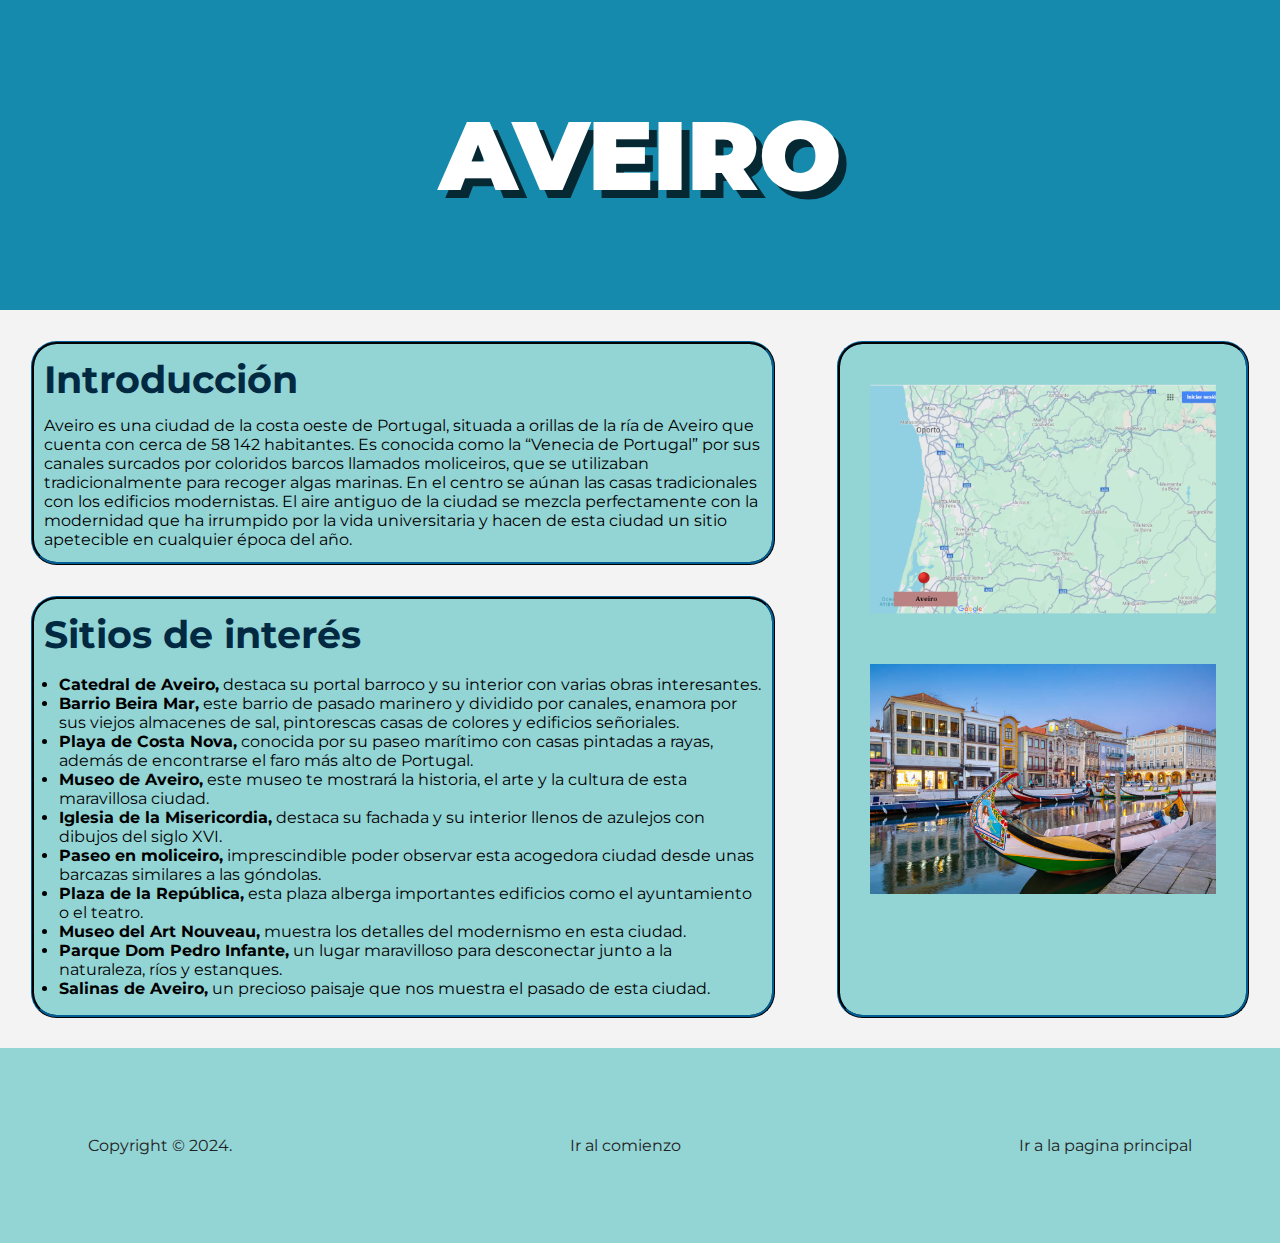
<file: Lugares/Aveiro_Irene/index.html>
<!DOCTYPE html>
<html lang="es">
<head>
    <meta charset="UTF-8">
    <meta description="Aveiro">
    <meta keywords="Turismo, Portugal, Aveiro">
    <meta author="Irene García de la Vega">
    <link rel="stylesheet" href="style.css">
    <link rel="preconnect" href="https://fonts.googleapis.com">
    <link rel="preconnect" href="https://fonts.gstatic.com" crossorigin>
    <link href="https://fonts.googleapis.com/css2?family=Montserrat:ital@0;1&display=swap" rel="stylesheet">
    <title>AVEIRO</title>
</head>
<body>
   <header id="top">
        <h1 id="título">AVEIRO</h1>
   </header>
   <div class="container">
        <section class="section">
            <article class="post">
                <h2>Introducción</h2>
                <p>Aveiro es una ciudad de la costa oeste de Portugal, situada a orillas de la ría de Aveiro que cuenta con cerca de 58 142 habitantes. Es conocida como la “Venecia de Portugal” por sus canales surcados por coloridos barcos llamados moliceiros, que se utilizaban tradicionalmente para recoger algas marinas. En el centro se aúnan las casas tradicionales con los edificios modernistas. El aire antiguo de la ciudad se mezcla perfectamente con la modernidad que ha irrumpido por la vida universitaria y hacen de esta ciudad un sitio apetecible en cualquier época del año.</p>
            </article>
            <article class="post">
                <h2>Sitios de interés</h2>
                <ul>
                    <li><span>Catedral de Aveiro,</span> destaca su portal barroco y su interior con varias obras interesantes.</li>
                    <li><span>Barrio Beira Mar,</span> este barrio de pasado marinero y dividido por canales, enamora por sus viejos almacenes de sal, pintorescas casas de colores y edificios señoriales.</li>
                    <li><span>Playa de Costa Nova,</span> conocida por su paseo marítimo con casas pintadas a rayas, además de encontrarse el faro más alto de Portugal.</li>
                    <li><span>Museo de Aveiro,</span> este museo te mostrará la historia, el arte y la cultura de esta maravillosa ciudad.</li>
                    <li><span>Iglesia de la Misericordia,</span> destaca su fachada y su interior llenos de azulejos con dibujos del siglo XVI.</li>
                    <li><span>Paseo en moliceiro,</span> imprescindible poder observar esta acogedora ciudad desde unas barcazas similares a las góndolas.</li>
                    <li><span>Plaza de la República,</span> esta plaza alberga importantes edificios como el ayuntamiento o el teatro.</li>
                    <li><span>Museo del Art Nouveau,</span> muestra los detalles del modernismo en esta ciudad. </li>
                    <li><span>Parque Dom Pedro Infante,</span> un lugar maravilloso para desconectar junto a la naturaleza, ríos y estanques.</li>
                    <li><span>Salinas de Aveiro,</span> un precioso paisaje que nos muestra el pasado de esta ciudad.</li>
                </ul>
            </article>
        </section>
        <aside class="aside">
            <img src="img/Aveiro Mapa.png" width="100%"><br><br>
            <img src="img/Aveiro.jpg" width="100%">
        </aside>
    </div>
    <footer>
        <p>Copyright © 2024.</p>
        <section>
            <a href="#top">Ir al comienzo</a>
        </section>
        <a href="../../#inicio">Ir a la pagina principal</a>
    </footer>
</body>
</html>
</file>
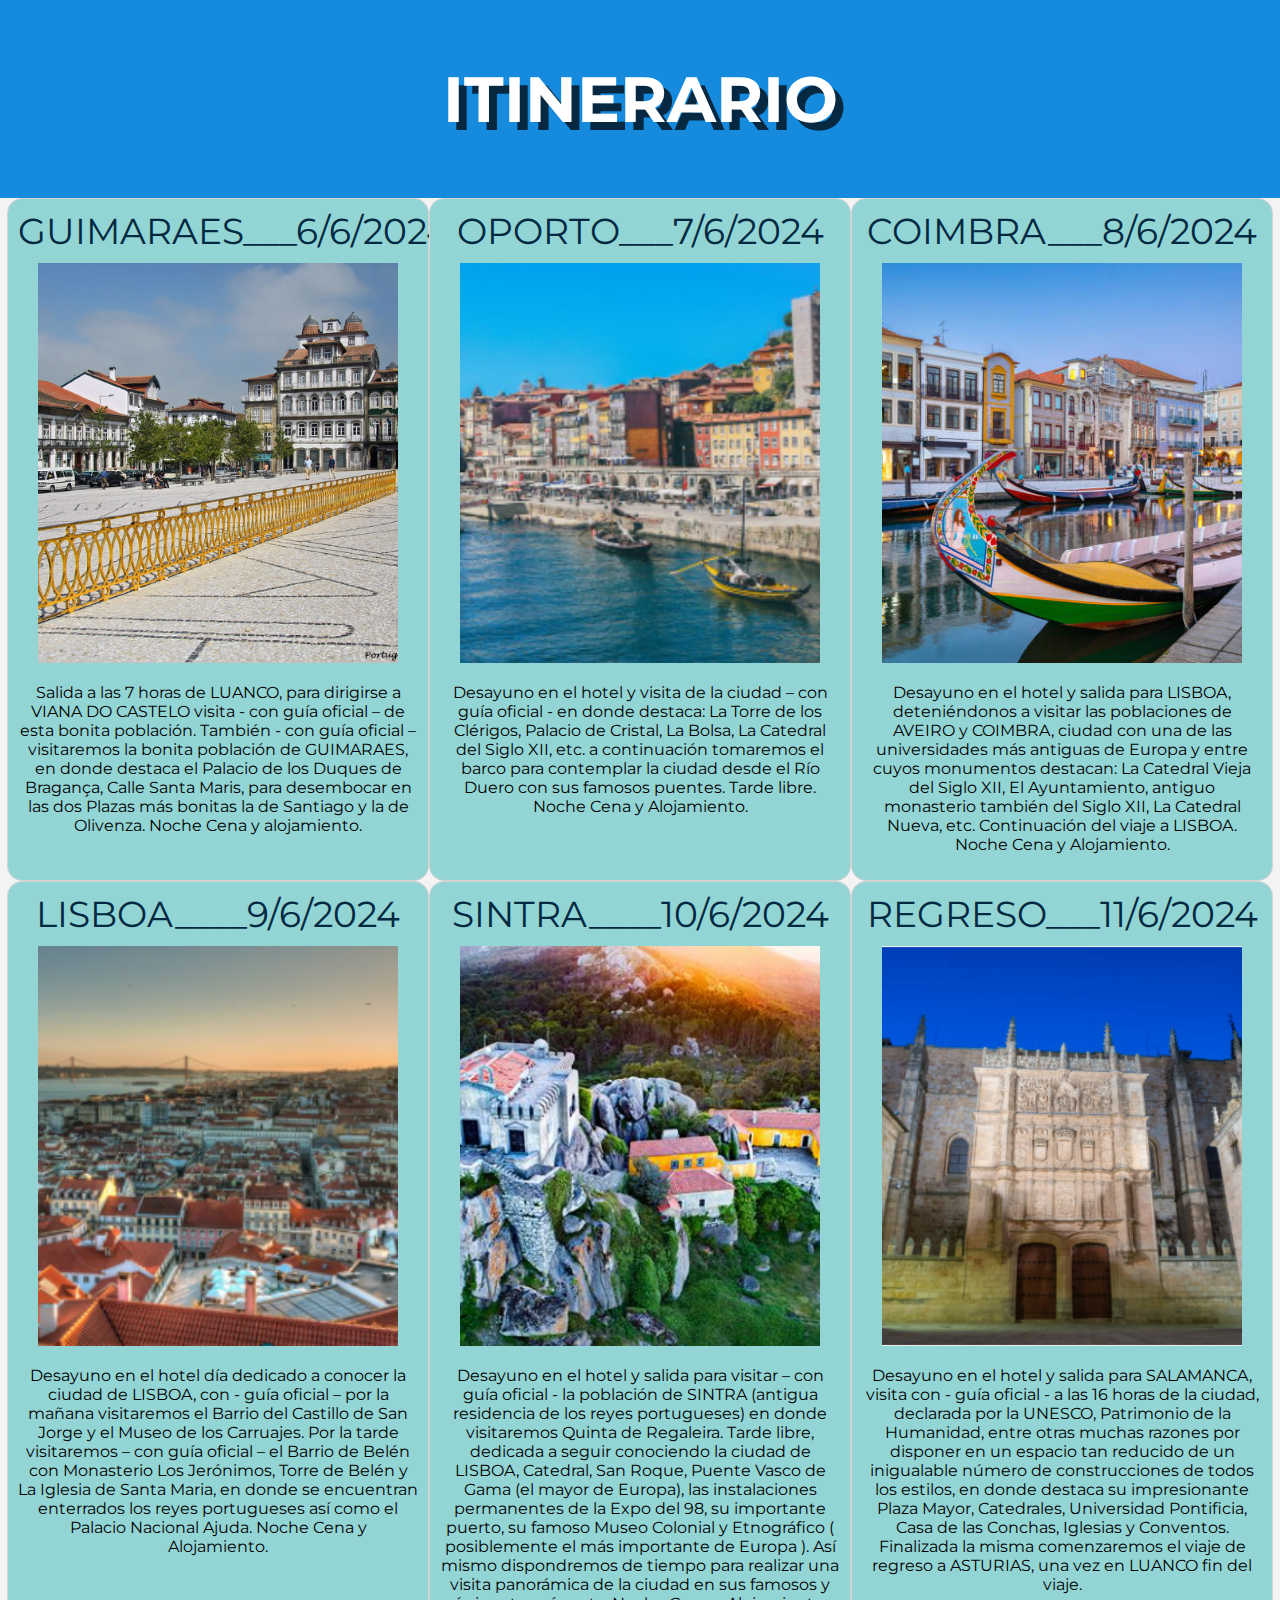
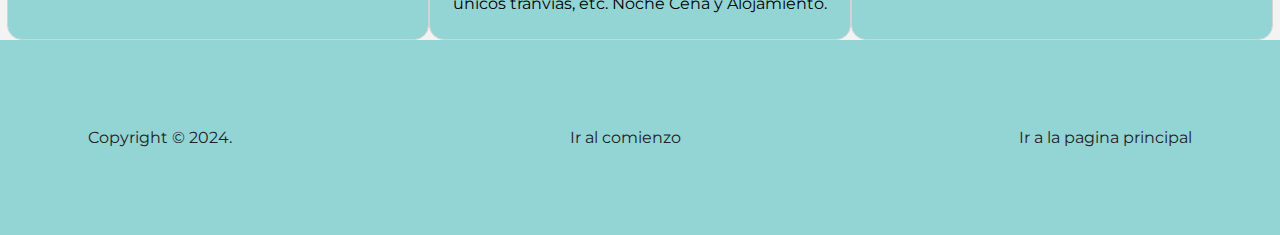
<file: Itinerario/codigotarjetas.html>
<!DOCTYPE html>
<html lang="en">
<head>
  <meta charset="UTF-8">
  <meta author="Rubén y Elias">
  <meta keywords="HTML, pagina web, Portugal, Pagina web Portugal, Itinerario">
  <meta description="Portugal blog">
  <meta name="viewport" content="width=device-width, initial-scale=1.0">
  <link rel="stylesheet" href="estilotarjetas.css">
  <link rel="website icon" type="png" href="euro icono.png"> <!--Icono-->
  <link rel="preconnect" href="https://fonts.googleapis.com">
  <link rel="preconnect" href="https://fonts.gstatic.com" crossorigin>
  <link href="https://fonts.googleapis.com/css2?family=Montserrat:ital,wght@0,100..900;1,100..900&display=swap" rel="stylesheet">
  <title>ITINERARIO</title>
  <link rel="stylesheet" href="estilotarjetas.css">
</head>
<body>
  <header id="top">
      <h1 id="titulo_header">ITINERARIO</h1>
  </header>
    <div class="tarjetas">
    <div class="tarjeta">
        <div class="titulo">GUIMARAES___6/6/2024</div>
        <div class="cuerpo">
        <img class="imagen1" src="img/gimares.png" alt="muestra">
           <p>Salida a las 7 horas de LUANCO, para dirigirse a VIANA DO
            CASTELO visita - con guía oficial – de esta bonita población. 
            También - con guía oficial – visitaremos la bonita población de GUIMARAES, en donde
            destaca el Palacio de los Duques de Bragança, Calle Santa Maris, para
            desembocar en las dos Plazas más bonitas la de Santiago y la de
            Olivenza. Noche Cena y alojamiento.</p>
        </div>
        </div>
        <div class="tarjeta">
            <div class="titulo">OPORTO___7/6/2024</div>
            <div class="cuerpo">
            <img class="imagen1" src="img/oporto.png" alt="muestra">
               <p>Desayuno en el hotel y visita de la ciudad – con guía oficial - en
                  donde destaca: La Torre de los Clérigos, Palacio de Cristal, La Bolsa, La
                  Catedral del Siglo XII, etc. a continuación tomaremos el barco para
                  contemplar la ciudad desde el Río Duero con sus famosos puentes.
                  Tarde libre. Noche Cena y Alojamiento. </p>
            </div>
            </div>
            <div class="tarjeta">
                <div class="titulo">COIMBRA___8/6/2024</div>
                <div class="cuerpo">
                <img class="imagen1" src="img/averio.png" alt="muestra">
                   <p>Desayuno en el hotel y salida para LISBOA, deteniéndonos a
                     visitar las poblaciones de AVEIRO y COIMBRA, ciudad con una de las
                     universidades más antiguas de Europa y entre cuyos monumentos
                     destacan: La Catedral Vieja del Siglo XII, El Ayuntamiento, antiguo
                     monasterio también del Siglo XII, La Catedral Nueva, etc. Continuación
                     del viaje a LISBOA. Noche Cena y Alojamiento.</p>
                </div>
                </div>
              <div class="tarjeta">
                  <div class="titulo">LISBOA____9/6/2024</div>
                  <div class="cuerpo">
                  <img class="imagen1" src="img/lisboa.png" alt="muestra">
                     <p>Desayuno en el hotel día dedicado a conocer la ciudad de
                        LISBOA, con - guía oficial – por la mañana visitaremos el Barrio del
                        Castillo de San Jorge y el Museo de los Carruajes. Por la tarde
                        visitaremos – con guía oficial – el Barrio de Belén con Monasterio Los
                        Jerónimos, Torre de Belén y La Iglesia de Santa Maria, en donde se
                        encuentran enterrados los reyes portugueses así como el Palacio
                        Nacional Ajuda. Noche Cena y Alojamiento.</p>
                  </div>
                  </div>
                  <div class="tarjeta">
                      <div class="titulo">SINTRA____10/6/2024</div>
                      <div class="cuerpo">
                      <img class="imagen1" src="img/sintra.png" alt="muestra">
                         <p>Desayuno en el hotel y salida para visitar – con guía oficial - la
                           población de SINTRA (antigua residencia de los reyes portugueses) en
                           donde visitaremos Quinta de Regaleira. Tarde libre, dedicada a seguir
                           conociendo la ciudad de LISBOA, Catedral, San Roque, Puente Vasco
                           de Gama (el mayor de Europa), las instalaciones permanentes de la
                           Expo del 98, su importante puerto, su famoso Museo Colonial y
                           Etnográfico ( posiblemente el más importante de Europa ). Así mismo
                           dispondremos de tiempo para realizar una visita panorámica de la
                           ciudad en sus famosos y únicos tranvías, etc. Noche Cena y
                           Alojamiento.</p>
                    </div>
                    </div>
                    <div class="tarjeta">
                      <div class="titulo">REGRESO___11/6/2024</div>
                        <div class="cuerpo">
                          <img class="imagen1" src="img/salamanca.png" alt="muestra">
                             <p>Desayuno en el hotel y salida para SALAMANCA, visita con -
                              guía oficial - a las 16 horas de la ciudad, declarada por la UNESCO,
                              Patrimonio de la Humanidad, entre otras muchas razones por disponer
                              en un espacio tan reducido de un inigualable número de construcciones
                              de todos los estilos, en donde destaca su impresionante Plaza Mayor,
                              Catedrales, Universidad Pontificia, Casa de las Conchas, Iglesias y
                              Conventos. Finalizada la misma comenzaremos el viaje de regreso a
                              ASTURIAS, una vez en LUANCO fin del viaje.</p>
                          </div>
                        </div>
                      </div>    
                      <footer>
                        <p>Copyright © 2024.</p>
                        <section>
                            <a href="#top">Ir al comienzo</a>
                        </section>
                        <a href="../#inicio">Ir a la pagina principal</a>
                      </footer>
  </body>
</html>
</file>
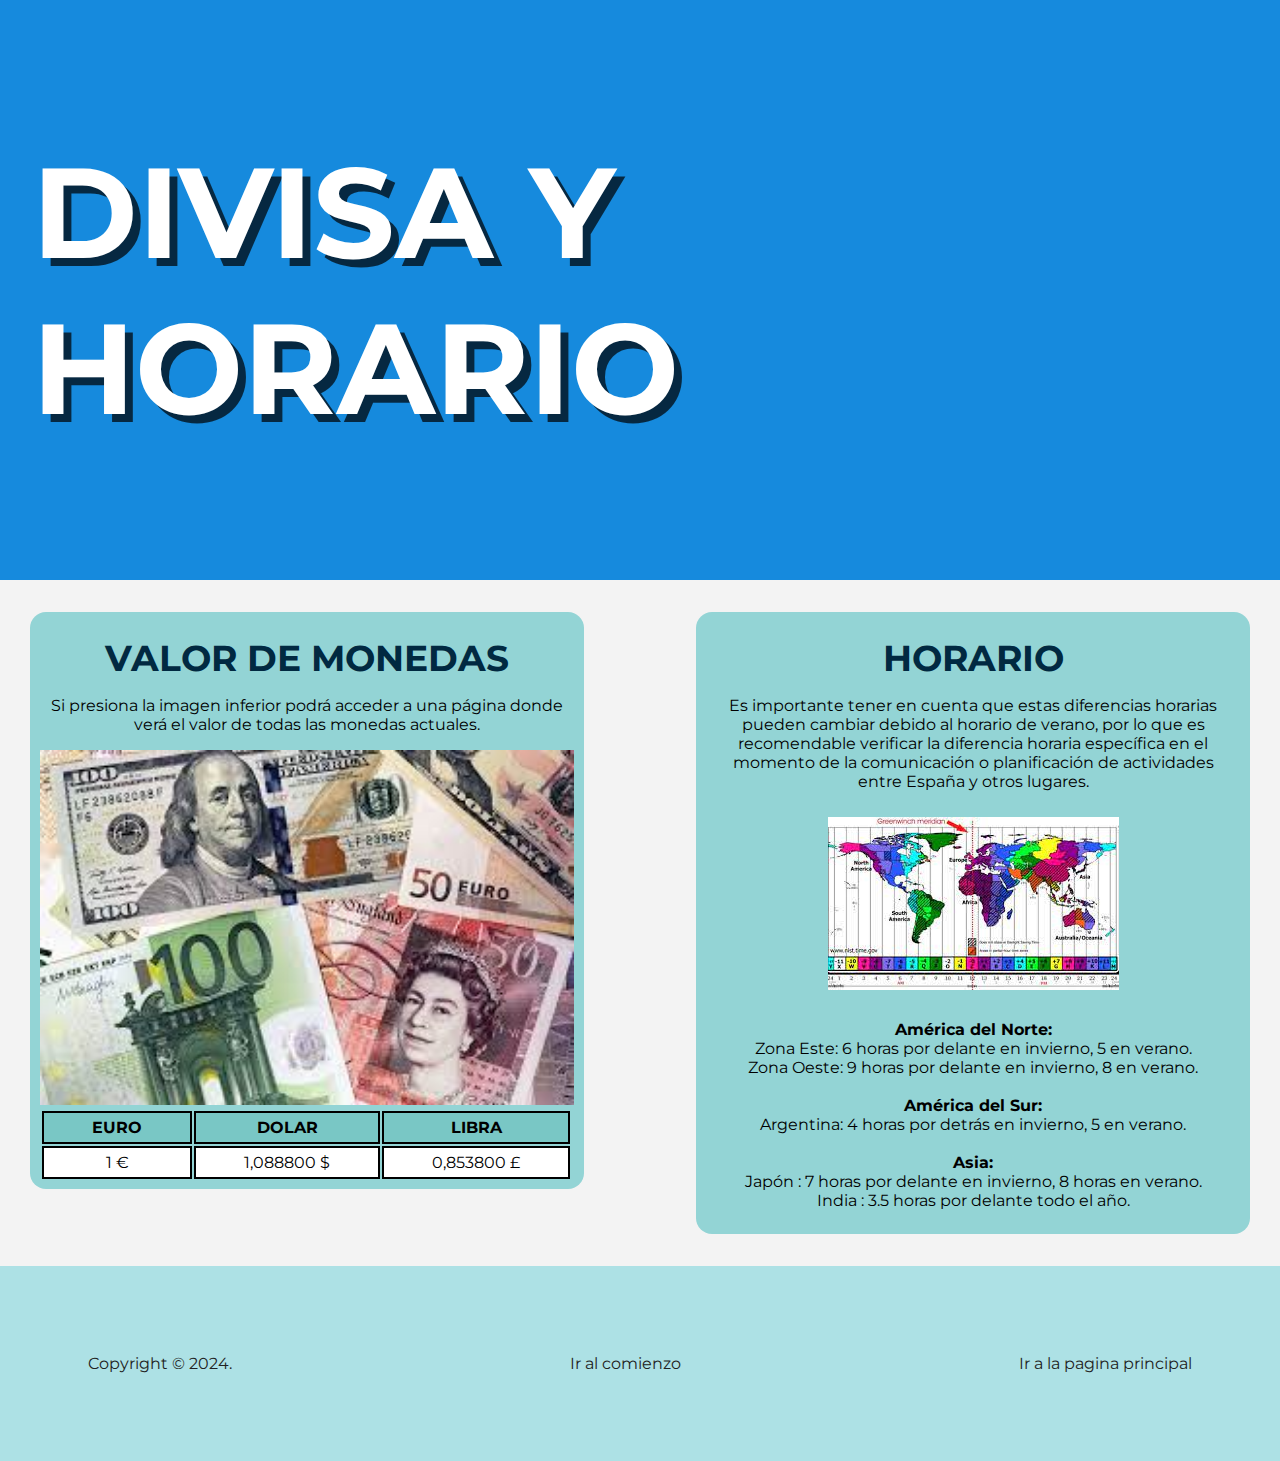
<file: Articulos/divisa/Divisa.html>
<!DOCTYPE html>
<html lang="en">
<head>
    <meta charset="UTF-8">
    <meta author="Elias García">
    <meta keywords="HTML, pagina web, Portugal, Pagina web Portugal,Divisa, Horario">
    <meta description="Portugal blog">
    <meta name="viewport" content="width=device-width, initial-scale=1.0">
    <link rel="stylesheet" href="Divisa.css">
    <link rel="website icon" type="png" href="euro icono.png"> <!--Icono-->
    <link rel="preconnect" href="https://fonts.googleapis.com">
    <link rel="preconnect" href="https://fonts.gstatic.com" crossorigin>
    <link href="https://fonts.googleapis.com/css2?family=Montserrat:ital,wght@0,100..900;1,100..900&display=swap" rel="stylesheet">
    <title>Divisa</title>
</head>
    <body>
        <header id="top">
            <h1 id="titulo"> DIVISA Y HORARIO</h1>
        </header>
        <div id="contenedor">
            <section class="cotainer_left">
                <article class="post">
                    <h2>VALOR DE MONEDAS</h2>
                    <p>Si presiona la imagen inferior podrá acceder a una página donde verá el valor de todas las monedas actuales.</p>
                    <a href="https://www.expansion.com/ahorro/conversor-divisas/cambio_euro" target="_blank"><img class="imagen_localizacion" src="img/divisa.jfif" width="534"></a>
                        <table>
                            <tr>
                                <th>EURO</th>
                                <th>DOLAR </th>
                                <th>LIBRA</th>
                            </tr>
                            <tr>
                                <a href="https://www.expansion.com/ahorro/conversor-divisas/euro-dolar" target="_blank"><td> 1 €</td></a>
                                <td>1,088800 $</td>
                                <td>0,853800 £</td>
                            </tr>
                        </table>
                </article>
            </section>
            <section class="cotainer_right">
                <article class="post">
                    <h2>HORARIO</h2>
                    <p>Es importante tener en cuenta que estas diferencias horarias pueden cambiar debido al horario de verano, por lo que es recomendable verificar la diferencia horaria específica en el momento de la comunicación o planificación de actividades entre España y otros lugares.</p>
                    <img class="imagen_horario" src="img/zona horaria.jfif">
                    <p class="horario_timetable">
                        <strong>América del Norte:</strong><br>
                        Zona Este: 6 horas por delante en invierno, 5  en verano.<br>
                        Zona Oeste: 9 horas por delante en invierno, 8  en verano.<br><br>
                        <strong>América del Sur:</strong><br>
                        Argentina: 4 horas por detrás en invierno, 5 en verano.<br><br>
                        <strong>Asia:</strong><br>
                        Japón : 7 horas  por delante en invierno, 8 horas en verano.<br>
                        India : 3.5 horas por delante todo el año.
                    </p>
                </article>
            </section>
        </div>
        <footer>
            <p>Copyright © 2024.</p>
            <section>
                <a href="#top">Ir al comienzo</a>
            </section>
            <a href="../../#inicio">Ir a la pagina principal</a>
        </footer>
    </body>
</html>
</file>
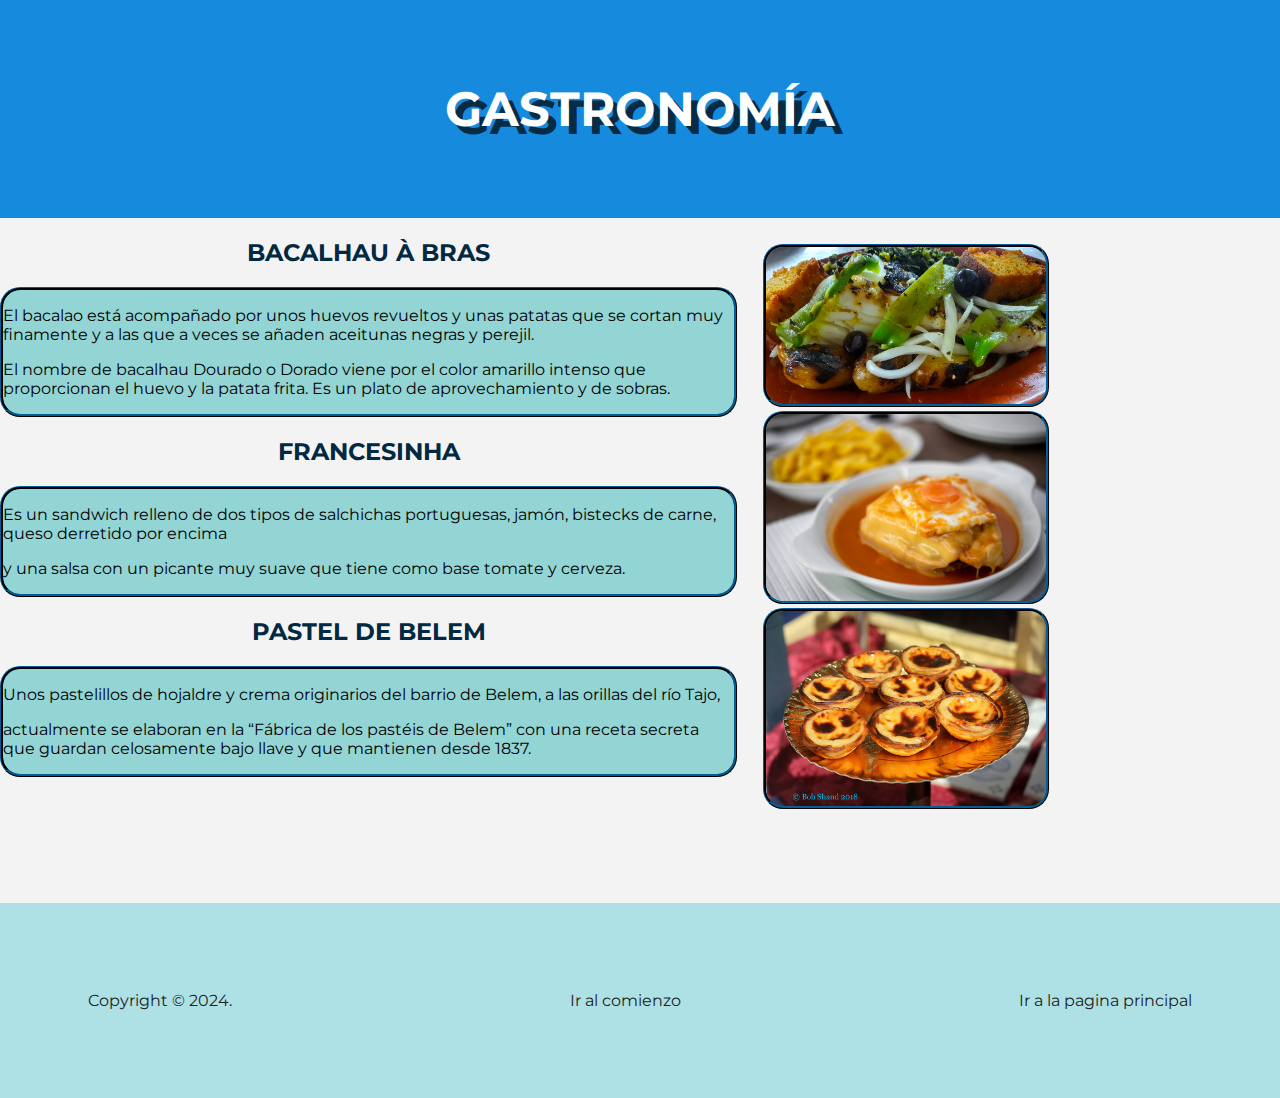
<file: Gastronomía/gastronomiaportugal/gastronomiaweb.html>
<!DOCTYPE html>
<html lang="en">
<head>
    <meta charset="UTF-8">
    <meta name="viewport" content="width=device-width, initial-scale=1.0">
    <link rel="preconnect" href="https://fonts.googleapis.com">
    <link rel="preconnect" href="https://fonts.gstatic.com" crossorigin>
    <link href="https://fonts.googleapis.com/css2?family=Montserrat:ital,wght@0,100..900;1,100..900&display=swap" rel="stylesheet">
    <link rel="preconnect" href="https://fonts.googleapis.com">
    <link rel="preconnect" href="https://fonts.gstatic.com" crossorigin>
    <link href="https://fonts.googleapis.com/css2?family=Ultra&display=swap" rel="stylesheet">
    <title>Gastronomia</title>
    <link rel="stylesheet" href="gastronomiajavi.css">
</head>
<body id="fondo">
    <header id="header">
        <h1> GASTRONOMÍA </h1>
    </header>
    <div id="contenedor">
        <section class="izquierda">
            <h2>BACALHAU À BRAS</h2>
            <article class="francesinha">
                <p>El bacalao está acompañado por unos huevos revueltos y unas patatas que se cortan muy finamente y a las que a veces se añaden aceitunas negras y perejil.</p>
                <p> El nombre de bacalhau Dourado o Dorado viene por el color amarillo intenso que proporcionan el huevo y la patata frita. Es un plato de aprovechamiento y de sobras.</p>
            </article>
            <h2> FRANCESINHA</h2>
            <article class="francesinha">
                <p> Es un sandwich relleno de dos tipos de salchichas portuguesas, jamón, bistecks de carne, queso derretido por encima</p>
                <p>y una salsa con un picante muy suave que tiene como base tomate y cerveza.</p>
            </article>
            <h2> PASTEL DE BELEM</h2>
            <article class="pastel">
                <p>Unos pastelillos de hojaldre y crema originarios del barrio de Belem, a las orillas del río Tajo,</p>
                <p>actualmente se elaboran en la “Fábrica de los pastéis de Belem” con una receta secreta que guardan celosamente bajo llave y que mantienen desde 1837.</p>
            </article>  
        </section>
        <aside class="derecha">
            <img src="img/bacafoto.jpg" width="280px">
            <img src="img/fraancesinha.jpg" width="280px">
            <img src="img/belem.jpg" width="280px">
        </aside>
    </div>
    <footer>
        <p>Copyright © 2024.</p>
        <section>
            <a href="#header">Ir al comienzo</a>
        </section>
        <a href="../../#inicio">Ir a la pagina principal</a>
    </footer>
</body>
    
</html>
</file>
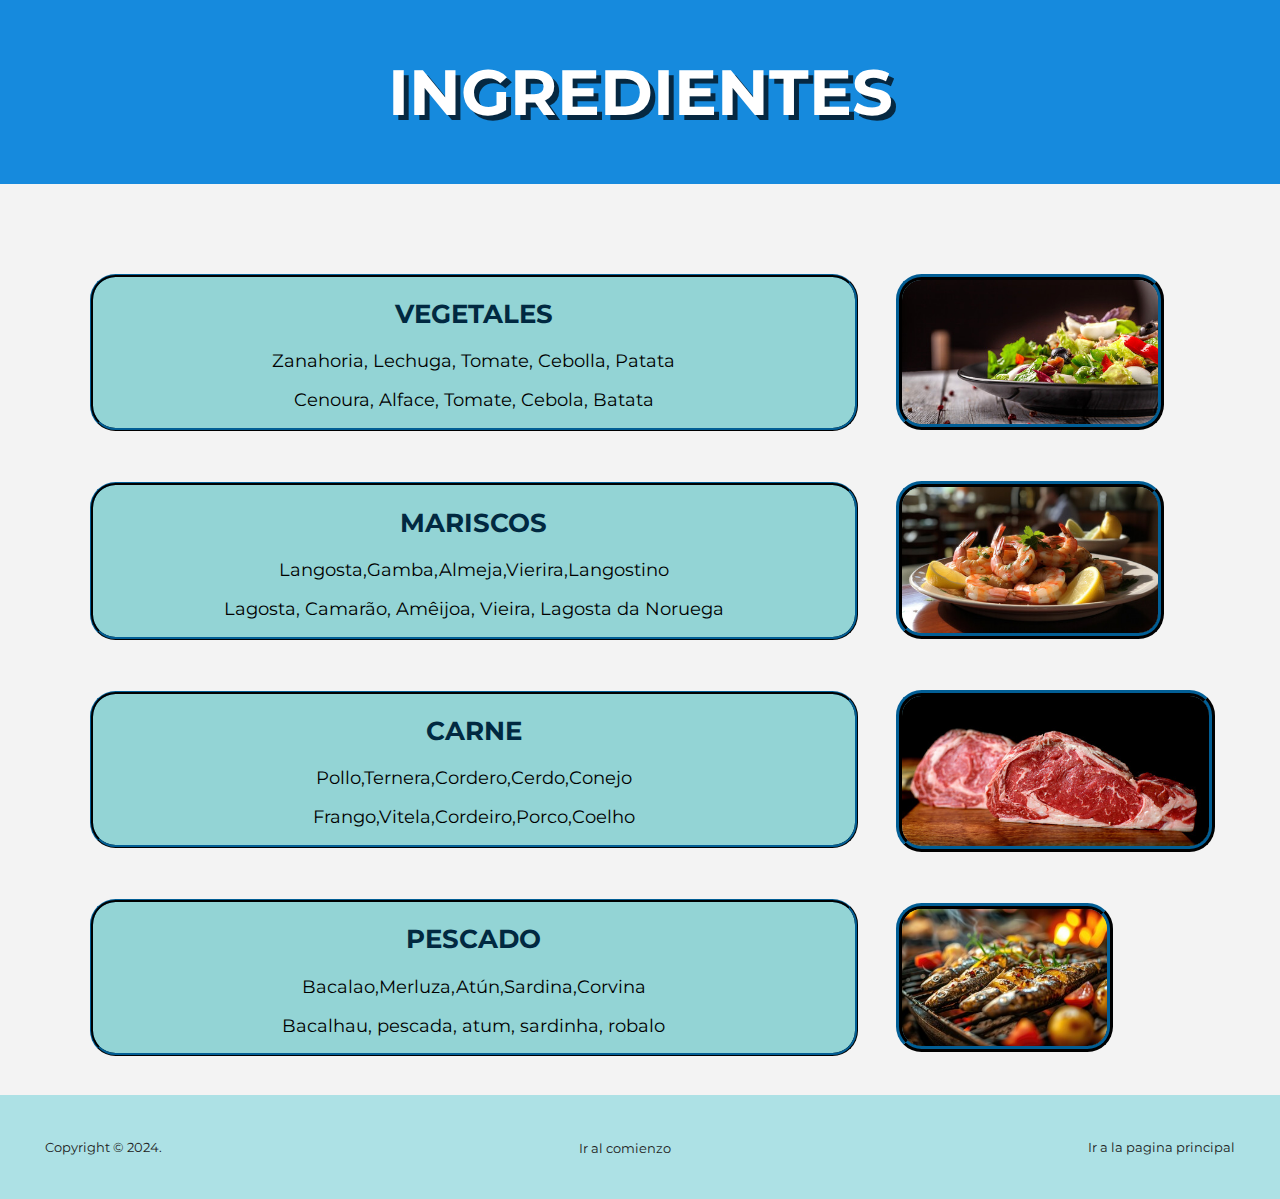
<file: Gastronomía/Gastronomía_Germán/gastronomia.html>
<!DOCTYPE html>
<html lang="en">
<head>
    <meta charset="UTF-8">
    <meta name="viewport" content="width=device-width, initial-scale=1.0">
    <title> TRADUCCIÓN DE PLATOS</title>
    <link rel="preconnect" href="https://fonts.googleapis.com">
    <link rel="preconnect" href="https://fonts.gstatic.com" crossorigin>
    <link href="https://fonts.googleapis.com/css2?family=Montserrat:ital,wght@0,100..900;1,100..900&display=swap" rel="stylesheet">
    <link rel="stylesheet" href="gasronomia.css">
</head> 
<body class="fondo">
    <div class="padre">
    <header class="header" id="top">
        <h1> INGREDIENTES </h1>
    </header>
    <div class="padre2">
        <section class="section">
            <article class="article">
                <h2> VEGETALES </h2>
                <p>Zanahoria, Lechuga, Tomate, Cebolla, Patata</p>
                <p>Cenoura, Alface, Tomate, Cebola, Batata</p>
            </article>
            <article class="article">
                <h2>MARISCOS</h2>
                <p>Langosta,Gamba,Almeja,Vierira,Langostino</p>
                <p>Lagosta, Camarão, Amêijoa, Vieira, Lagosta da Noruega</p>
        
            </article>
            <article class="article">
                <h2>CARNE</h2>
                <P>Pollo,Ternera,Cordero,Cerdo,Conejo </P>
                <P>Frango,Vitela,Cordeiro,Porco,Coelho</P>
            </article>
            <article class="article">
                <h2>PESCADO</h2>
                <p>Bacalao,Merluza,Atún,Sardina,Corvina</p>
                
                <P>Bacalhau, pescada, atum, sardinha, robalo</P>
            </article>
            </section> 
        <aside class="aside">
    
            <img class="imagen1" src="img/ensalada.jpg"width="65%">
            <img class="imagen2" src="img/marisco.jpg" width="65%">
            <img class="imagen3" src="img/ternera.jpg" width="65%">
            <img class="imagen4" src="img/sardina.jpg" width="65%">
        </aside>
        </div>
    </div>
    <footer>
        <p>Copyright © 2024.</p>
        <section>
            <a href="#top">Ir al comienzo</a>
        </section>
        <a href="../../index.html">Ir a la pagina principal</a>
    </footer>
</body>
</html>
</file>
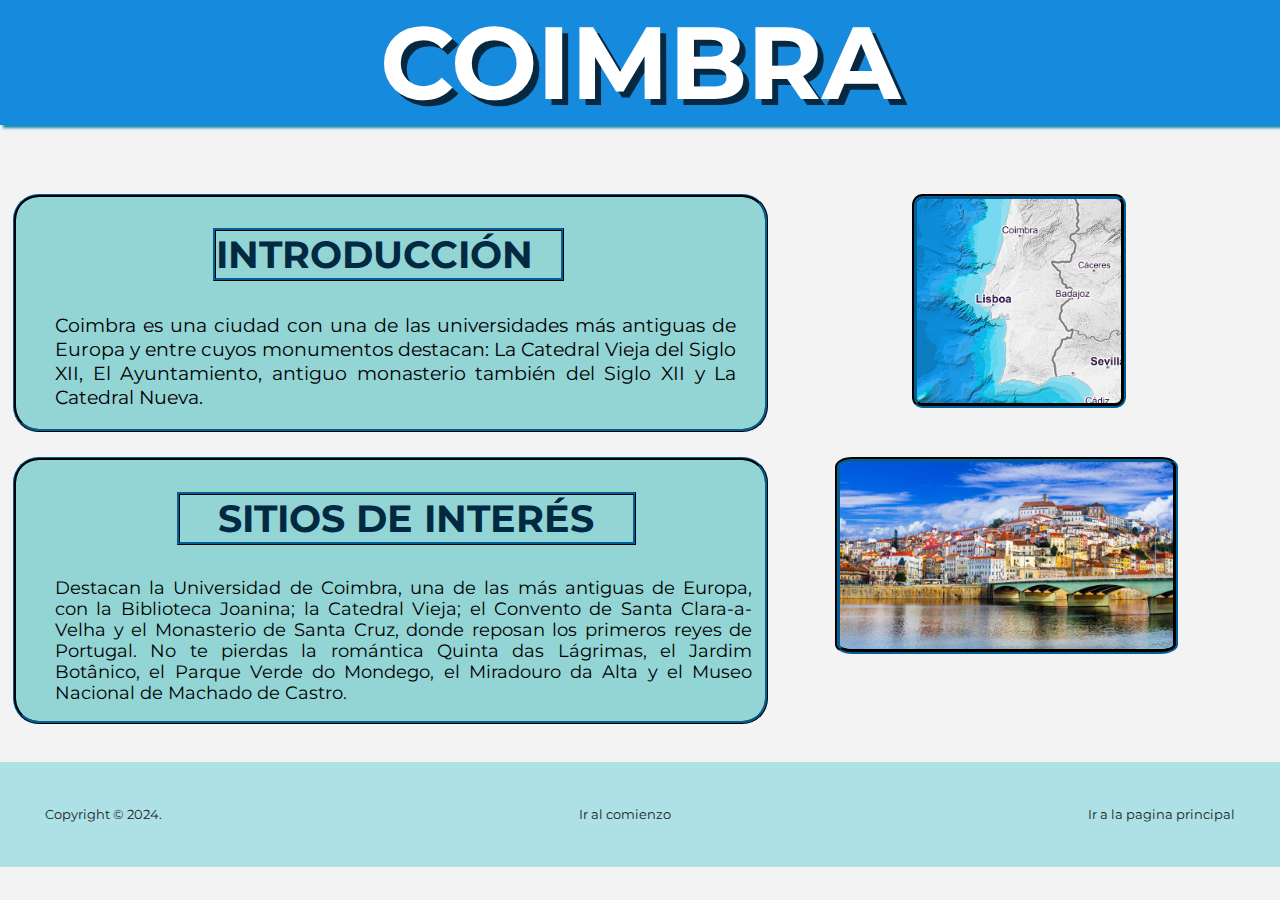
<file: Lugares/Coimbra_Sergio/coimbra.html>
<html><!DOCTYPE html>
<html lang="es">
<head>
    <meta charset="UTF-8">
    <meta keywords="Turismo Portugal,Coimbra">
    <meta description="Coimbra">
    <meta name="viewport" content="width=device-width, initial-scale=1.0">
    <meta author="HugoGonzález" >
    <title> COIMBRA </title>
    <link rel="preconnect" href="https://fonts.googleapis.com">
    <link rel="preconnect" href="https://fonts.gstatic.com" crossorigin>
    <link href="https://fonts.googleapis.com/css2?family=Montserrat:ital,wght@0,100..900;1,100..900&display=swap" rel="stylesheet">
    <link rel="stylesheet" href="coimbra.css">
</head>
<body>
    <header id="cabecera">
        <h1> COIMBRA </h1>
    </header>
    <section class="container">
        <img class="mapa" src="img/mapa.png">
        <article class="introduccion">
            <h2> INTRODUCCIÓN </h2>
            <p> Coimbra es una ciudad con una de las universidades más antiguas de Europa y entre cuyos monumentos destacan: La Catedral Vieja del Siglo XII, El Ayuntamiento, antiguo monasterio también del Siglo XII y La Catedral Nueva. </p>
        </article>
    </section>
    <section class="container">
        <img class="rio" src="img/rio.jpg">
        <article class="sitios">
            <h2> SITIOS DE INTERÉS </h2>
            <p> Destacan la Universidad de Coimbra, una de las más antiguas de Europa, con la Biblioteca Joanina; la Catedral Vieja; el Convento de Santa Clara-a-Velha y el Monasterio de Santa Cruz, donde reposan los primeros reyes de Portugal. No te pierdas la romántica Quinta das Lágrimas, el Jardim Botânico, el Parque Verde do Mondego, el Miradouro da Alta y el Museo Nacional de Machado de Castro. </p>
        </article>
    </section>
    <footer>
        <p>Copyright © 2024.</p>
        <section>
            <a href="#cabecera">Ir al comienzo</a>
        </section>
        <a href="../../#inicio">Ir a la pagina principal</a>
    </footer>
</body>
</html>
</file>
<file: Lugares/Aveiro_Irene/style.css>
html, body{
    font-family: "Montserrat", sans-serif;
    background-color: #f3f3f3;
    font-size: 1.25vw;
    margin: 0;
}
span {
    font-weight: bold;
}

h1 {
    font-weight: 900;
}
header {
    background-color: #168AAD;
    color: white;
    padding: 2.4vw;
    font-size: 3.8vw;  
    text-shadow: 0.6vw 0.6vw rgb(0, 0, 0,0.705);
    text-align: center;
}
.container {
    width: 100%;
    display: flex;
}
.section {
    width: 70%;
}
.aside {
    display: flex;
    flex-flow: column;
    width: 30%;
    background-color: #93d4d5;
    margin: 2.4vw 2.4vw;
    border-radius: 1vw;
    text-align: center;
    padding: 3.2vw 2.4vw;
}
.aside:hover {
    box-shadow: 0.2vw 0.2vw 0.6vw #168AAD;
}
.post {
    background-color: #93d4d5;
    margin: 2.4vw 2.4vw;
    border-radius: 1vw;
    padding: 0.5vw 0;
}
.post:hover {
    box-shadow: 0.2vw 0.2vw 0.6vw #168AAD;
}
article h2 {
    color: #012941;
    font-size: 3vw;
}
article h2, article p {
    margin: 0;
    padding: 0.5vw 0.8vw;
}
.post, .aside {
    border-style: ridge;
    border-radius: 2vw;
    border-color: #012941;
}
ul {
    margin: 0;
    padding: 0.8vw 0.8vw 0.8vw 2vw;
}
img {
    width: 100%;
}
/* img:hover {
    box-shadow: 0.2vw 0.2vw 0.6vw #168AAD;
} */

.principal {
    margin-left: 45%;
}

footer {
    display: flex;
    justify-content: space-between;
    align-items: center;
    background-color: #93d4d5;
    padding: 4.5rem;
    color: black;
    margin: 0 auto;
}

footer a, footer p {
    margin: 1rem;
    text-decoration: none;
    color: rgb(33, 33, 33);
}
</file>
<file: Itinerario/estilotarjetas.css>
.tarjeta{
  display:flex;
  flex-direction:column;
  width:420px;
  border: 1px solid lightgray;
  /* box-shadow: 2px 2px 8px 4px #d3d3d3d1; */
  border-radius:15px;
  text-align: center;
  background-color: #93D4d5;
}
body, html {
  font-family: "Montserrat", sans-serif;
  margin: 0 auto;
  padding: 0;
  scrollbar-width: thin;
background-color:#f3f3f3;
}
body{
  background-color: #f3f3f3;
  font-size: 100%;
  margin: 0 auto;
}
.titulo{
  font-size: 36px;
  padding: 10px 10px 0 10px;;
  color: #012941;

}
.cuerpo{
  padding: 10px;
}
header{
  background-color: #168add;
  color: white;
  text-shadow: 8px 8px rgba(0, 0,0,0.705);
  text-align: center;
  font-size: 4rem ;
}
#titulo_header{
  padding: 60px;
  margin: 0 auto;
  background-color: #168add;
  color: white;
  text-shadow: 8px 8px rgba(0, 0,0,0.705);
  text-align: center;
  font-size: 4rem ;
}
/*.pie{
  background: #6699ff;
  border-radius:0 0 15px 15px;
  padding: 10px;
  text-align:center;
}
.pie a{
  text-decoration: none;
  color: white;
}
  .pie a:after {
    top: 0;
    right: 0;
    bottom: 0;
    left: 0;
    z-index: 1;
    content: ""
}*/
.imagen1 {
    width:90%;
    height: 400px;
    object-fit: cover;
}
.tarjetas{
    display: flex;
    flex-flow:row wrap;
    justify-content: center;
}
footer {
  display: flex;
  justify-content: space-between;
  align-items: center;
  background-color: #93d4d5;
  padding: 4.5rem;
  color: black;
  margin: 0 auto;
}

footer a, footer p {
  margin: 1rem;
  text-decoration: none;
  color: rgb(33, 33, 33);
}
</file>
<file: Articulos/divisa/Divisa.css>
html{
    font-family: "Montserrat", sans-serif;
    font-optical-sizing: auto;
    font-weight: weight;
    font-style: normal;
}
body{
    margin:  0;
    background-color: #f3f3f3;
}

header{
    display: flex;
    justify-content: center;
    padding: 3rem 2rem;
    background-color: #168add;
    color: white;
    text-shadow: 8px 8px rgba(0, 0,0,0.705);
    font-size: 4rem ;
}

header .h1{
    font-size: 4rem;
    text-align: center;
}
.cotainer_left{
    width: 554.01px;
    margin: 0 auto;
    float: left;
    padding-left: 30px;
}
.cotainer_right{
        width: 554.01px;
        margin: 0 auto;
        float: right;
        padding-right: 30px;
}
article{
    background-color: #93D4d5;
    margin: 2rem 0;
    border-radius: 1rem;
    padding: 0.5rem 0;
    text-align: center;
}
.imagen_horario{
    padding: 10px 0px 10px 0px;
}
article:hover{
    box-shadow: 0.1rem 0.1rem 0.5rem;
    /* acuerdate de poner un color al box */
}
 article h2, article p {
    margin: 1rem;
}
article h2{
    color: #012941;
    font-size: 36px;
}
.horario_tametable{
    text-align: left;
}
table{
padding: 0px 10px;
}
th, td{
    /* border:solid 2px aqua; */
    padding: 5px 48px;
    text-align: center;
    border-style:solid ;
    border-width: 2px;
    border-color: black;
    }
th {
    text-shadow: 5xp 6px 8px;
    background-color: #79c7c5;
}
tr:nth-child(even){
    background-color: white;
}
tr:nth-child(odd){
    background-color: powderblue;
}
footer {
    display: flex;
    justify-content: space-between;
    align-items: center;
    background-color: #ADE1E5;
    padding: 4.5rem;
    color: black;
    margin: 0 auto;
    clear: both;
}

footer a, footer p {
    margin: 1rem;
    text-decoration: none;
    color: rgb(33, 33, 33);
}
</file>
<file: Gastronomía/gastronomiaportugal/gastronomiajavi.css>
html, body{
    font-family: "Montserrat";
    margin: 0;
    
}
#header{
    background-color: #168ADD;
    padding: 3rem 2rem;
    color: white;
    text-align: center;
    font-size: 1.5rem;
    margin: 0;
    text-shadow:8px 8px rgba(0, 0, 0, 0.705);
}

h2{
    color: #012941;
    text-align: center;
}

#fondo{
    background-color:  #f3f3f3;

}

#contenedor{
    width: 100%;
    display: flex;
    justify-content: center;
}

section.izquierda{
    width:60%;
    float: left;
    margin: 0;
}
.derecha{
    /* background-color: red; */
    padding: 2%;
}

.bacalaoart{
    border-style: double;
    border-radius: 10%;
    border-color: #1e6091;
    background-color: #ade1e5;
}

section{
    width:60%;
    float:left;
}

aside{
    width: 40%;
    float: right;
}

section aside img{
    width: 300px;
}

.francesinha{
    border-style: ridge;
    border-radius: 20px;
    border-color:#012941;
    background-color: #93d4d5;

}
.pastel{
    border-style: ridge;
    border-radius: 20px;
    border-color: #012941;
    background-color: #93d4d5;
}

aside img{
    border-style:ridge;
    border-radius: 20px;
    border-color: #012941;
    background-color: #93d4d5;
}

footer {
    display: flex;
    justify-content: space-between;
    align-items: center;
    background-color: #ADE1E5;
    padding: 4.5rem;
    color: black;
    margin: 0 auto;
    margin-top: 5%;
    text-align: center;

}

footer a, footer p {
    margin: 1rem;
    text-decoration: none;
    color: rgb(33, 33, 33);
    font-size: 1rem;
}
</file>
<file: Gastronomía/Gastronomía_Germán/gasronomia.css>
html, body{
    font-family: "Montserrat";
    margin: 0;
    padding: 0;
}

.fondo{
    background: #F3f3f3;
    color: black;
}

.header{
    background-color:#168ADD ;
    font-size: 2.5vw;
    color:white;
    text-align: center;
    text-shadow: 0.4vw 0.4vw rgba(0,0,0,0.705);
    padding: 0.8vw;
}

.padre{
   display: flex; 
   flex-flow: column;
}

.padre2{
    display: flex; 
    flex-flow: row;
    margin-left: 4vw;
}

.section{
    display:flex;
    flex-flow: column;
    width: 60vw;
    padding: 3vw;
}

.article{
    flex-flow:column;
    background-color: #93D4D5;
    border-style: ridge;
    border-radius: 2vw;
    border-color: #012941;
    text-align: center;
    margin-top: 4vw;
    font-size: 1.4vw;
}    

.article h2{
    font-size:2vw;
    color: #012941;
}

.imagen1{
   align-items: center;
   display:flex;
   flex-flow: column;
   width: 20vw;
   background-color: #93D4D5;
   border-style: ridge;
   border-radius: 2vw;
   border-color: #012941;
   border-width: 0.5vw;
   text-align: center;
   margin-top: 7vw;
}

.imagen2{
    align-items: center;
    display:flex;
    flex-flow: column;
    width: 20vw;
    background-color: #93D4D5;
    border-style: ridge;
    border-radius: 2vw;
    border-color: #012941;
    border-width: 0.5vw;
    text-align: center;
    margin-top: 4vw;
    
}

.imagen3{
    align-items: center;
    display:flex;
    flex-flow: column;
    width: 24vw;
    background-color: #93D4D5;
    border-style: ridge;
    border-radius: 2vw;
    border-color: #012941;
    border-width: 0.5vw;
    text-align: center;
    margin-top: 4vw;
}

.imagen4{
    align-items: center;
    display:flex;
    flex-flow: column;
    width: 16vw;
    background-color: #93D4D5;
    border-style: ridge;
    border-radius: 2vw;
    border-color: #012941;
    border-width: 0.5vw;
    text-align: center;
    margin-top: 4vw;
}

footer{
    display: flex;
    justify-content: space-between;
    align-items: center;
    background-color: #ADE1E5;
    padding: 2.5vw;
    color: black;
    margin: 0 auto;
}

footer a, footer p{
    margin: 1vw;
    text-decoration: none;
    color: rgb(33, 33, 33);
    font-size: 1vw;
}

@media screen and (max-width: 767px){
    .imagen1{
        align-items: center;
        display:flex;
        flex-flow: column;
        width: 28vw;
        background-color: #93D4D5;
        border-style: ridge;
        border-radius: 2vw;
        border-color: #012941;
        border-width: 0.5vw;
        text-align: center;
        margin-top: 10vw;
     }

    .imagen2{
        align-items: center;
        display:flex;
        flex-flow: column;
        width: 30vw;
        background-color: #93D4D5;
        border-style: ridge;
        border-radius: 2vw;
        border-color: #012941;
        border-width: 0.5vw;
        text-align: center;
        margin-top: 12vw;
        
    }
    
    .imagen3{
        align-items: center;
        display:flex;
        flex-flow: column;
        width: 30vw;
        background-color: #93D4D5;
        border-style: ridge;
        border-radius: 2vw;
        border-color: #012941;
        border-width: 0.5vw;
        text-align: center;
        margin-top: 12vw;
    }
    
    .imagen4{
        align-items: center;
        display:flex;
        flex-flow: column;
        width: 28vw;
        background-color: #93D4D5;
        border-style: ridge;
        border-radius: 2vw;
        border-color: #012941;
        border-width: 0.5vw;
        text-align: center;
        margin-top: 10vw;
    }

    .article{
        flex-flow:column;
        background-color: #93D4D5;
        border-style: ridge;
        border-radius: 2vw;
        border-color: #012941;
        text-align: center;
        margin-top: 4vw;
        font-size: 2.5vw;
    }    
    
    .article h2{
        font-size:4vw;
        color: #012941;
    }

    footer{
        display: flex;
        justify-content: space-between;
        align-items: center;
        background-color: #ADE1E5;
        padding: 4vw;
        color: black;
        margin: 0 auto;
    }
    
    footer a, footer p{
        margin: 1vw;
        text-decoration: none;
        color: rgb(33, 33, 33);
        font-size: 3vw;
    }
}
</file>
<file: Lugares/Coimbra_Sergio/coimbra.css>
html{
    font-family: "Montserrat";
}
    
#cabecera{
    text-align: center;
    font-size: 4vw;
    background-color: #168ADD;
    color: white;  
    text-shadow: 0.5vw 0.5vw rgba(0, 0, 0, 0.705);
}

#cabecera:hover{
    box-shadow: 0.2vw 0.2vw 0.2vw #168AAD;
    transition: box-shadow 0.6s ease-in;
    transition: box-shadow 0.6s ease-out;
}

body{
    margin: 0;
    background-color: #F3F3F3;
}


.introduccion{
    padding-left: 2.5%;
    margin-top: 4%;
    margin-right: 40%;
    margin-left: 1%;
    background-color: #93D4D5;
    color: black;
    border-style: ridge;
    border-radius: 2vw;
    border-color: #012941;
    font-size: 1.5vw;
    text-align: justify;    
}

.introduccion p{
    margin-right: 4%;
    margin-left: 1%; 
}

.introduccion h2{
    padding-right: 20%;
    margin-left: 23%;
    margin-right: 28%;
    color: #012941;
    background-color: #93D4D5;
    border-style: ridge;
    border-color: #012941;
    font-size: 3vw;
    text-align: center;
}

.introduccion:hover{
    box-shadow: 0.2vw 0.2vw 0.2vw #012941;
    transition: box-shadow 0.6s ease-in;
    transition: box-shadow 0.6s ease-out;
}

.sitios{
    padding-left: 2.5%;
    margin-top: 2vw;
    margin-right: 40%;
    margin-left: 1%;
    margin-bottom: 3%;
    background-color: #93D4D5;
    color: black;
    border-style: ridge;
    border-radius: 2vw;
    border-color: #012941;
    font-size: 1.4vw;
    text-align: justify;    
}

.sitios h2{
    margin-left: 18%;
    margin-right: 18%;
    color: #012941;
    background-color: #93D4D5;
    border-style: ridge;
    border-color: #012941;
    font-size: 3vw;
    text-align: center;
}

.sitios p{
    margin-right: 1vw;
    margin-left: 1%; 
}

.sitios:hover{
    box-shadow: 0.2vw 0.2vw 0.2vw #012941;
    transition: box-shadow 0.6s ease-in;
    transition: box-shadow 0.6s ease-out;
}

.mapa{
    float: right;
    margin-right: 12vw;
    width: 16vw;
    border-style: groove;
    border-width: 0.4vw;
    border-color:#012941;
    border-radius: 5%;
    transition: box-shadow 0.2s ease-in-out;
    cursor:crosshair;
}

.mapa:hover{
    box-shadow: 0.2rem 0.2rem 0.2rem #012941;
    transition: box-shadow 0.2s ease-in-out;
}

.rio{
    float: right;
    margin-right: 8vw;
    width: 26vw;
    border-style: groove;
    border-width: 0.4vw;
    border-color:#012941;
    border-radius: 5%;
    transition: box-shadow 0.2s ease-in-out;
    cursor:crosshair;
}

.rio:hover{
    box-shadow: 0.2rem 0.2rem 0.2rem #012941;
    transition: box-shadow 0.2s ease-in-out;
}

footer {
    display: flex;
    justify-content: space-between;
    align-items: center;
    background-color: #ADE1E5;
    padding: 3vw;
    color: black;
    margin: 0 auto;
}

footer a, footer p {
    margin: 0.5vw;
    text-decoration: none;
    color: rgb(33, 33, 33);
    font-size: 1vw;
}

@media screen and (max-width: 767px) {
    html{
        font-family: "Montserrat";
    }
        
    #cabecera{
        text-align: center;
        font-size: 4.5vh;
        padding-top: 1.5vh;
        padding-bottom: 1.5vh;
        background-color: #168ADD;
        color: white;  
        text-shadow: 0.5vw 0.5vw rgba(0, 0, 0, 0.705);
    }
    
    #cabecera:hover{
        box-shadow: 0.2vw 0.2vw 0.2vw #168AAD;
        transition: box-shadow 0.6s ease-in;
        transition: box-shadow 0.6s ease-out;
    }
    
    body{
        margin: 0;
        background-color: #F3F3F3;
    }
    
    
    .introduccion{
        margin-top: 4%;
        background-color: #93D4D5;
        color: black;
        border-style: ridge;
        border-radius: 2vw;
        border-color: #012941;
        font-size: 3.5vw;
        text-align: justify;
    }
    
    .introduccion p{
        margin-right: 4%;
        margin-left: 1%; 
    }
    
    .introduccion h2{
        padding-right: 20%;
        margin-left: 23%;
        margin-right: 28%;
        color: #012941;
        background-color: #93D4D5;
        border-style: ridge;
        border-color: #012941;
        font-size: 3vw;
        text-align: center;
    }
    
    .introduccion:hover{
        box-shadow: 0.2vw 0.2vw 0.2vw #012941;
        transition: box-shadow 0.6s ease-in;
        transition: box-shadow 0.6s ease-out;
    }
    
    .sitios{
        margin-top: 4%;
        background-color: #93D4D5;
        color: black;
        border-style: ridge;
        border-radius: 2vw;
        border-color: #012941;
        font-size: 3.5vw;
        text-align: justify;  
    }
    
    .sitios h2{
        margin-left: 18%;
        margin-right: 18%;
        color: #012941;
        background-color: #93D4D5;
        border-style: ridge;
        border-color: #012941;
        font-size: 3vw;
        text-align: center;
    }
    
    .sitios p{
        margin-right: 1vw;
        margin-left: 1%; 
    }
    
    .sitios:hover{
        box-shadow: 0.2vw 0.2vw 0.2vw #012941;
        transition: box-shadow 0.6s ease-in;
        transition: box-shadow 0.6s ease-out;
    }
    
    .mapa{
        float: below;
        margin-right: 6vw;
        margin-top: 4vh;
        width: 32vw;
        border-style: groove;
        border-width: 0.4vw;
        border-color:#012941;
        border-radius: 5%;
        transition: box-shadow 0.2s ease-in-out;
        cursor:crosshair;
    }
    
    .mapa:hover{
        box-shadow: 0.2rem 0.2rem 0.2rem #012941;
        transition: box-shadow 0.2s ease-in-out;
    }
    
    .rio{
        float: right;
        margin-right: 4vw;
        margin-top: 18vh;
        width: 34vw;
        border-style: groove;
        border-width: 0.4vw;
        border-color:#012941;
        border-radius: 5%;
        transition: box-shadow 0.2s ease-in-out;
        cursor:crosshair;
    }
    
    .rio:hover{
        box-shadow: 0.2rem 0.2rem 0.2rem #012941;
        transition: box-shadow 0.2s ease-in-out;
    }
    
    footer{
        display: grid;
        grid-template-columns: 1fr;
        text-align: center;
    }
    
    footer a, footer p {
        margin: 0.25vw;
        color: rgb(33, 33, 33);
        font-size: 1.5vw;
    }
    
}
</file>
